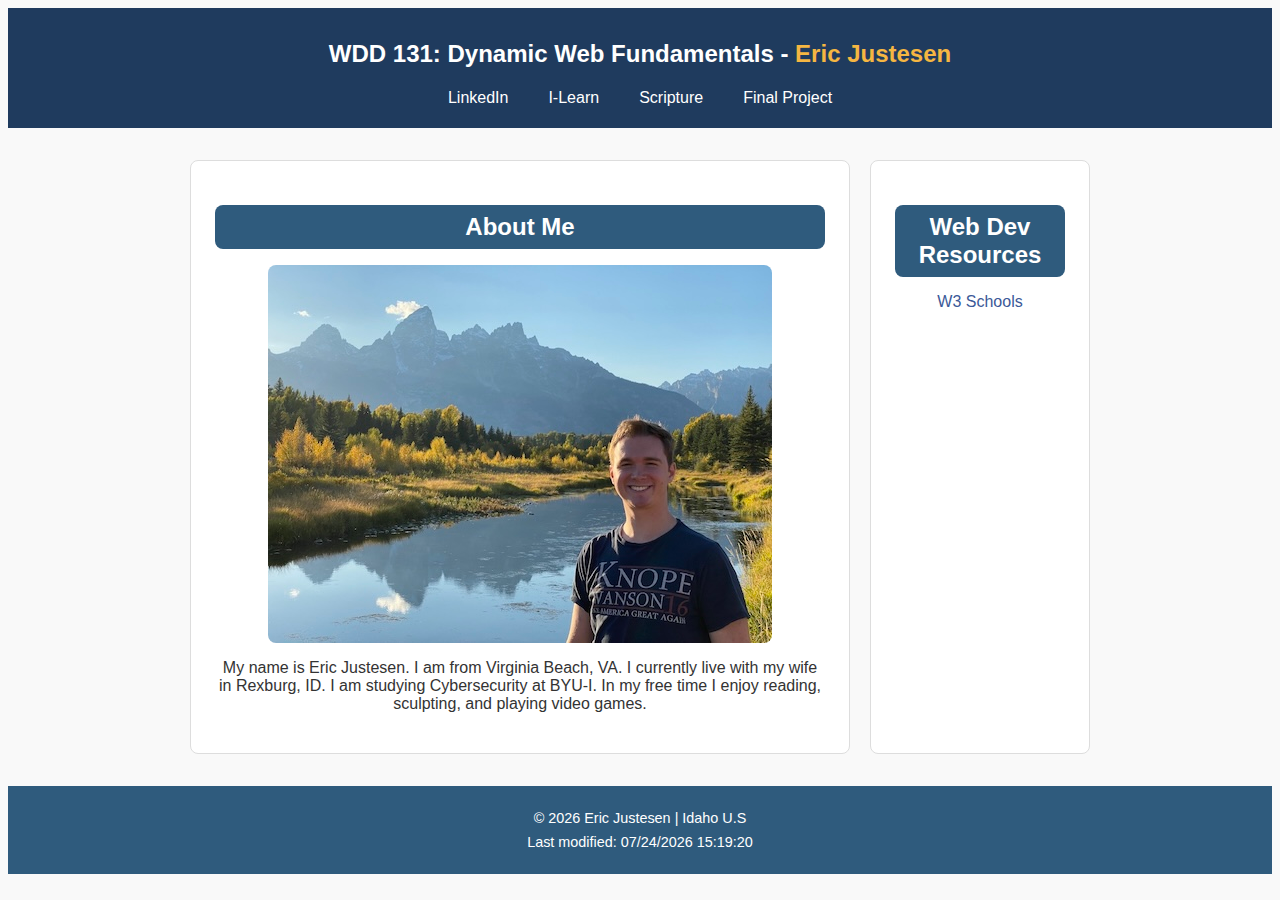
<file: index.html>
<!DOCTYPE html>
<html lang="en">
<head>
  <meta charset="utf-8">
  <meta name="viewport" content="width=device-width, initial-scale=1">
  <title>"WDD 131 - Dynamic Web Fundamentals - Eric Justesen"</title>
  <meta name="author" content="Eric Justesen" />
<meta
  name="description"
  content="WDD 131 - Dynamic Web Fundamentals, Eric Justesen, Homepage" />
  <link href="styles/base.css" rel="stylesheet" />
</head>
<body>
    <header>
        <h1>WDD 131: Dynamic Web Fundamentals - <span class="highlight">Eric Justesen</span></h1>
        <nav>
            <a href="https://www.linkedin.com/in/eric-justesen/">LinkedIn</a>
            <a href="https://byui.instructure.com/">I-Learn</a>
            <a href="https://www.churchofjesuschrist.org/study/scriptures/dc-testament/dc/10?lang=eng">Scripture</a>
            <a href="#">Final Project</a>
        </nav>
    </header>

    <main>
        <section class="card">
            <h2>About Me</h2>
            <img src="images/profile.jpg" alt="Photo of Eric Justesen">
            <p>My name is Eric Justesen. I am from Virginia Beach, VA. I currently live with my wife in Rexburg, ID. I am studying Cybersecurity at BYU-I. In my free time I enjoy reading, sculpting, and playing video games.</p>
        </section>

        <section class="card">
            <h2>Web Dev Resources</h2>
            <ul>
                <li><a href="https://www.w3schools.com/">W3 Schools</a></li>
            </ul>
        </section>
    </main>

    <footer>
        <p>&copy; <span id="currentyear"></span> Eric Justesen | Idaho U.S</p>
        <p id="lastModified"></p>
    </footer>

    <script>
        // JavaScript code to populate current year and last modified date
        const currentYear = new Date().getFullYear();
        document.getElementById("currentyear").textContent = currentYear;
        document.getElementById("lastModified").textContent = "Last modified: " + document.lastModified;
    </script>
</body>
</html>
</file>
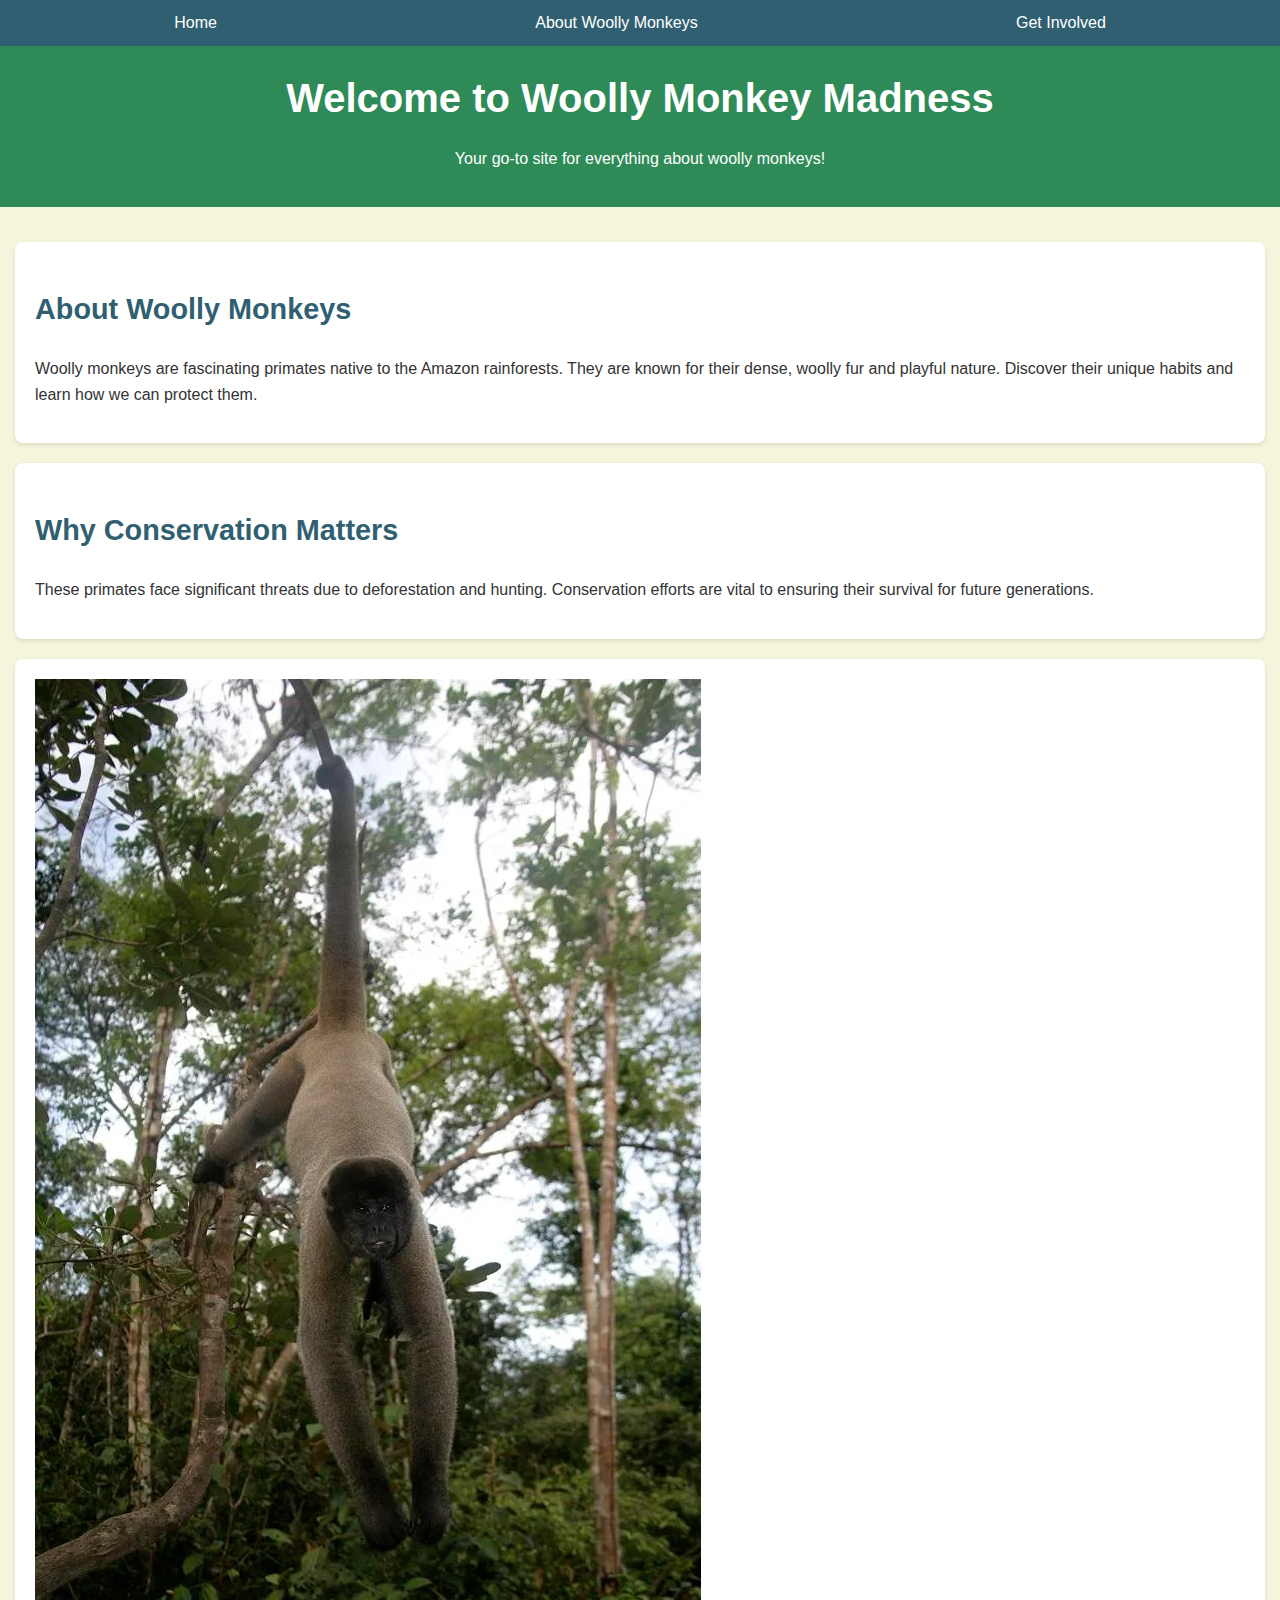
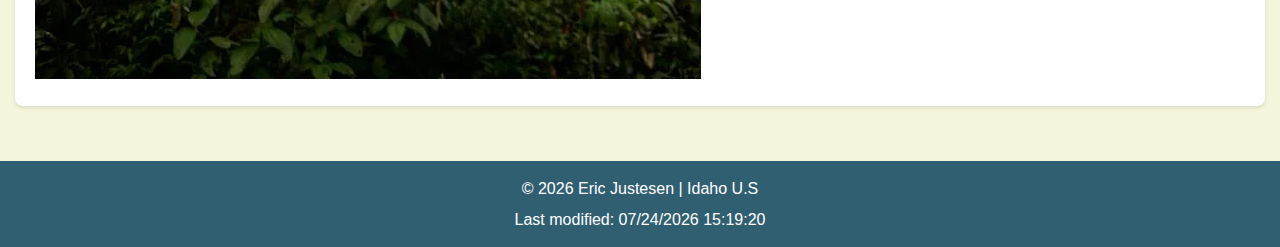
<file: project/index.html>
<!DOCTYPE html>
<html lang="en">

<head>
    <meta charset="UTF-8">
    <meta name="viewport" content="width=device-width, initial-scale=1.0">
    <meta name="description" content="Learn about woolly monkeys, their habitat, behavior, and how to contribute to their conservation efforts.">
    <title>Woolly Monkey Madness</title>
    <link rel="stylesheet" href="get-involved.css">
</head>

<body>
    <!-- Navigation Bar -->
    <nav class="navbar">
        <ul>
            <li><a href="index.html">Home</a></li>
            <li><a href="about.html">About Woolly Monkeys</a></li>
            <li><a href="get-involved.html">Get Involved</a></li>
        </ul>
    </nav>

    <!-- Header -->
    <header>
        <h1>Welcome to Woolly Monkey Madness</h1>
        <p>Your go-to site for everything about woolly monkeys!</p>
    </header>

    <!-- Main Content -->
    <main>
        <section>
            <h2>About Woolly Monkeys</h2>
            <p>Woolly monkeys are fascinating primates native to the Amazon rainforests. They are known for their dense, woolly fur and playful nature. Discover their unique habits and learn how we can protect them.</p>
        </section>

        <section>
            <h2>Why Conservation Matters</h2>
            <p>These primates face significant threats due to deforestation and hunting. Conservation efforts are vital to ensuring their survival for future generations.</p>
        </section>

        <section>
            <img src="images/Brown-Woolly-iStock-451934759-resize.webp" alt="A playful woolly monkey" loading="lazy">
        </section>
    </main>

    <!-- Footer -->
    <footer>
        <p>&copy; <span id="currentyear"></span> Eric Justesen | Idaho U.S</p>
        <p id="lastModified"></p>
    </footer>

    <script>
        // JavaScript code to populate current year and last modified date
        const currentYear = new Date().getFullYear();
        document.getElementById("currentyear").textContent = currentYear;
        document.getElementById("lastModified").textContent = "Last modified: " + document.lastModified;
    </script>
</body>

</html>
</file>
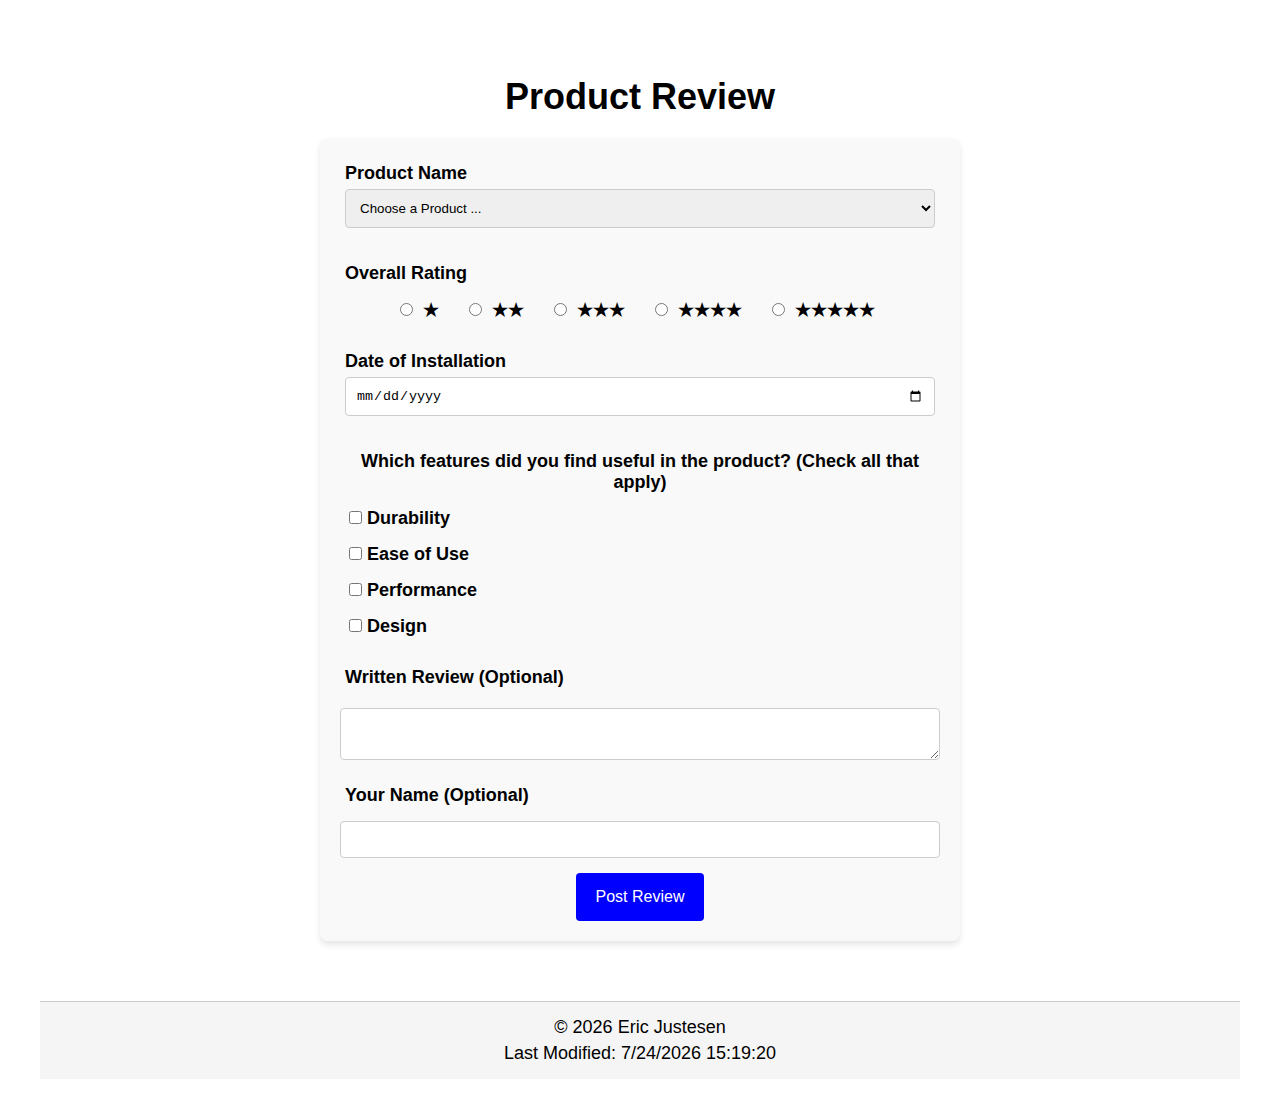
<file: form.html>
<!DOCTYPE html>
<html lang="en">
<head>
    <meta charset="UTF-8">
    <meta name="viewport" content="width=device-width, initial-scale=1.0">
    <title content="Product Review Form">WDD 131, Product Review Form</title>
    <meta name="author" content="Eric Justesen">
    <meta name="description" content="WDD 131 - W05 Product Review Form">
    <link rel="preconnect" href="https://fonts.googleapis.com">
    <link rel="preconnect" href="https://fonts.gstatic.com" crossorigin>
    <link href="https://fonts.googleapis.com/css2?family=Inter:wght@100..900&display=swap" rel="stylesheet">
    <link rel="stylesheet" href="styles/form.css">
    <script  defer src="scripts/form.js"></script>
    <script  defer src="scripts/getdates.js"></script>
</head>
<body>
    <div class="container">
        <h1>Product Review</h1>
        <form method="get" action="review.html" id="reviewForm">
            <div>
                <label for="productName">Product Name
                <select id="productName" name="productName" required>
                    <option value="" disabled selected>Choose a Product ...</option>

                </select>
                </label>
            </div>
            <div>
                <label>Overall Rating</label>
                <div>
                    <label for="star1"><input type="radio" id="star1" name="overallRating" value="1" required>&#9733;</label>
                    <label for="star2"><input type="radio" id="star2" name="overallRating" value="2">&#9733;&#9733;</label>
                    <label for="star3"><input type="radio" id="star3" name="overallRating" value="3">&#9733;&#9733;&#9733;</label>
                    <label for="star4"><input type="radio" id="star4" name="overallRating" value="4">&#9733;&#9733;&#9733;&#9733;</label>
                    <label for="star5"><input type="radio" id="star5" name="overallRating" value="5">&#9733;&#9733;&#9733;&#9733;&#9733;</label>
                </div>
            </div>
            <div>
                <label for="dateOfInstallation">Date of Installation
                <input type="date" id="dateOfInstallation" name="dateOfInstallation" required>
                </label>
            </div>
            <div>
                <label>Which features did you find useful in the product? (Check all that apply)</label>
                <div class="checkbox-group">
                    <label for="durability"><input type="checkbox" id="durability" name="features" value="Durability">
                    Durability</label>
                
                    <label for="easeOfUse"><input type="checkbox" id="easeOfUse" name="features" value="Ease of Use">
                    Ease of Use</label>

                    <label for="performance"><input type="checkbox" id="performance" name="features" value="Performance">
                    Performance</label>

                    <label for="design"><input type="checkbox" id="design" name="features" value="Design">
                    Design</label>
                </div>
            </div>
            <div>
                <label for="writtenReview">Written Review (Optional)</label>
                <textarea id="writtenReview" name="writtenReview"></textarea>
            </div>
            <div>
                <label>Your Name (Optional)</label>
                <input type="text" id="Name" name="Name">
            </div>
            <div>
                <input type="submit" value="Post Review">
            </div>
        </form>
    </div>

    <footer>
        <p>
          <span id="currentyear"></span> Eric Justesen
        </p>
        <p id="lastModified">last</p>
    </footer>
</body>
</html>
</file>
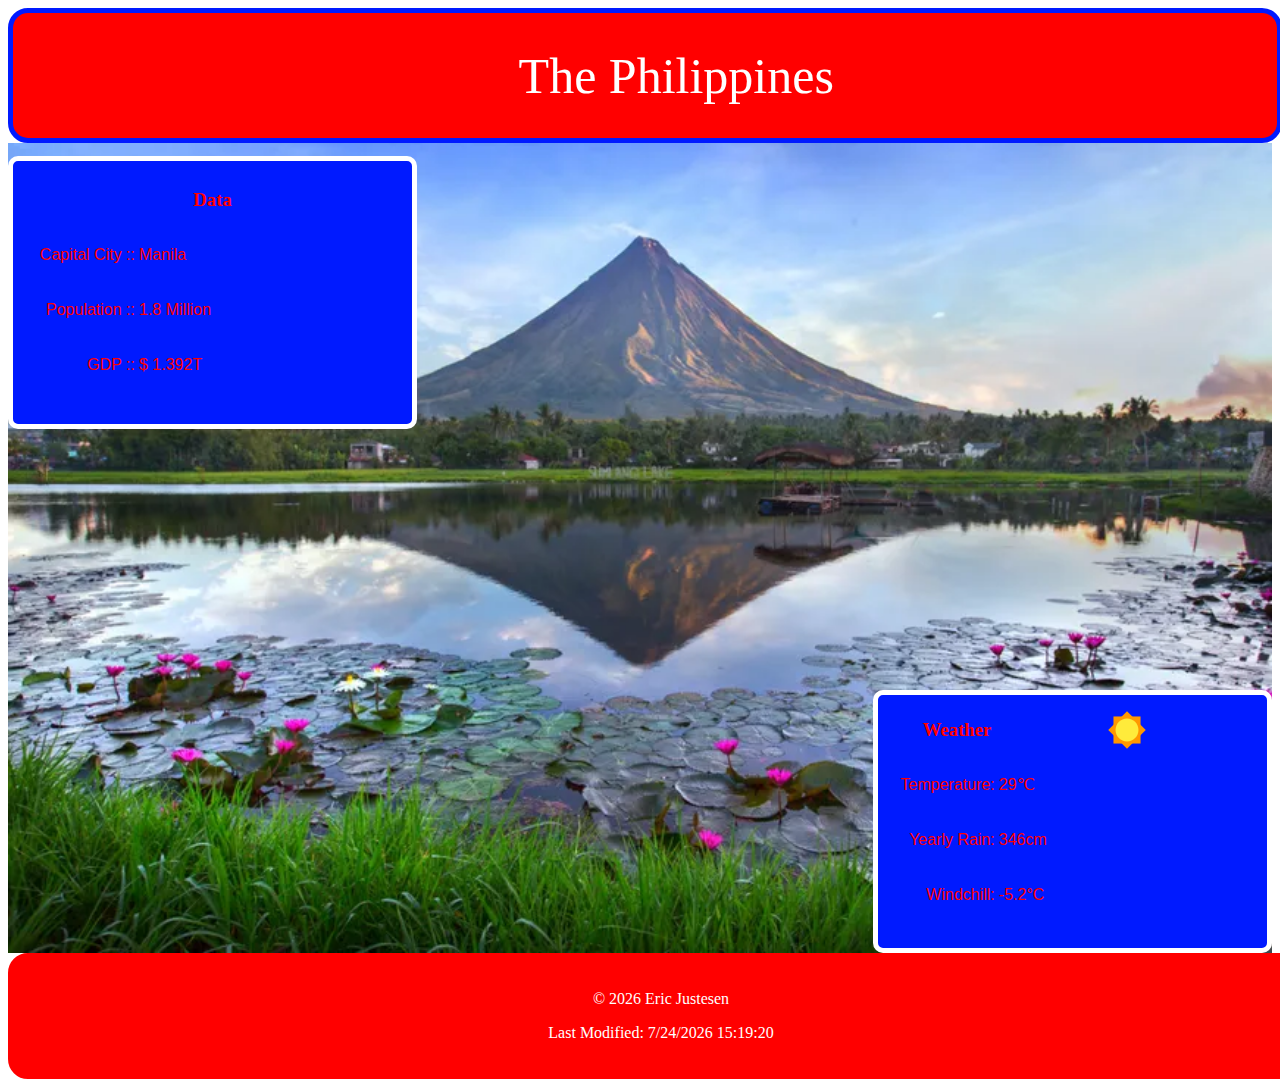
<file: place.html>
<!DOCTYPE html>
<html lang="en">

<head>
    <meta charset="UTF-8">
    <meta name="viewport" content="width=device-width, initial-scale=1.0">
    <title content="WDD 131, The Philippines">WDD 131, Country Page</title>
    <meta name="author" content="Eric Justesen">
    <meta name="description" content="Eric Justesen, WDD 131 ">
    <link rel="preconnect" href="https://fonts.googleapis.com">
    <link rel="preconnect" href="https://fonts.gstatic.com" crossorigin>
    <link href="https://fonts.googleapis.com/css2?family=Inter:wght@100..900&display=swap" rel="stylesheet">
    <link rel="stylesheet" href="styles/place.css">
    <script defer src="scripts/getdates.js"></script>
    <script defer src="scripts/windchill.js"></script>

  </head>
  <body>
    <header>
        <div class="banner">
            <h1>The Philippines</h1>
        </div>
    </header>
    <main>
        <div class="hero">
            <picture>
                <source srcset="images/philippines.webp" media="(min-width: 1000px)">
                <source srcset="images/philippines.webp" media="(min-width: 500px)">
                <img src="images/philippines.webp" alt="The Philippines" width="500">
            </picture>
            <div class="overlay-data">
                <h3>Data</h3>
                <div class="label-value-pair">
                    <div>
                        <span class="label">Capital City :</span>
                        <span class="value">Manila</span>
                    </div>
                    <div>
                        <span class="label">Population :</span>
                        <span class="value">1.8 Million</span>        
                    </div>
                    <div>
                        <span class="label">GDP :</span>
                        <span class="value">$ 1.392T</span>
                    </div>    
                </div>
                
            </div>
            <div class="overlay-weather">
                <div class="weather-header">
                    <h3>Weather</h3>
                    <img src="images/weather.svg" alt="weather-icon">
                </div>
                
                <div class="label-value-pair">
                    <div>
                        <span class="label">Temperature</span>
                        <span id="sun" class="value">29℃</span>
                    </div>
                    <div>
                        <span class="label">Yearly Rain</span>
                        <span id="rain" class="value">346cm</span>
                    </div>
                    <div>
                        <span class="label">Windchill</span>
                        <span id="wind-chill" class="value">11km/h</span>
                    </div>
                </div>
            </div>
    
        </div>
    </main>
    <footer>
        <p>
          <span id="currentyear"></span> Eric Justesen
        </p>
        <p id="lastModified">last</p>
    </footer>

  </body>
</html>
</file>
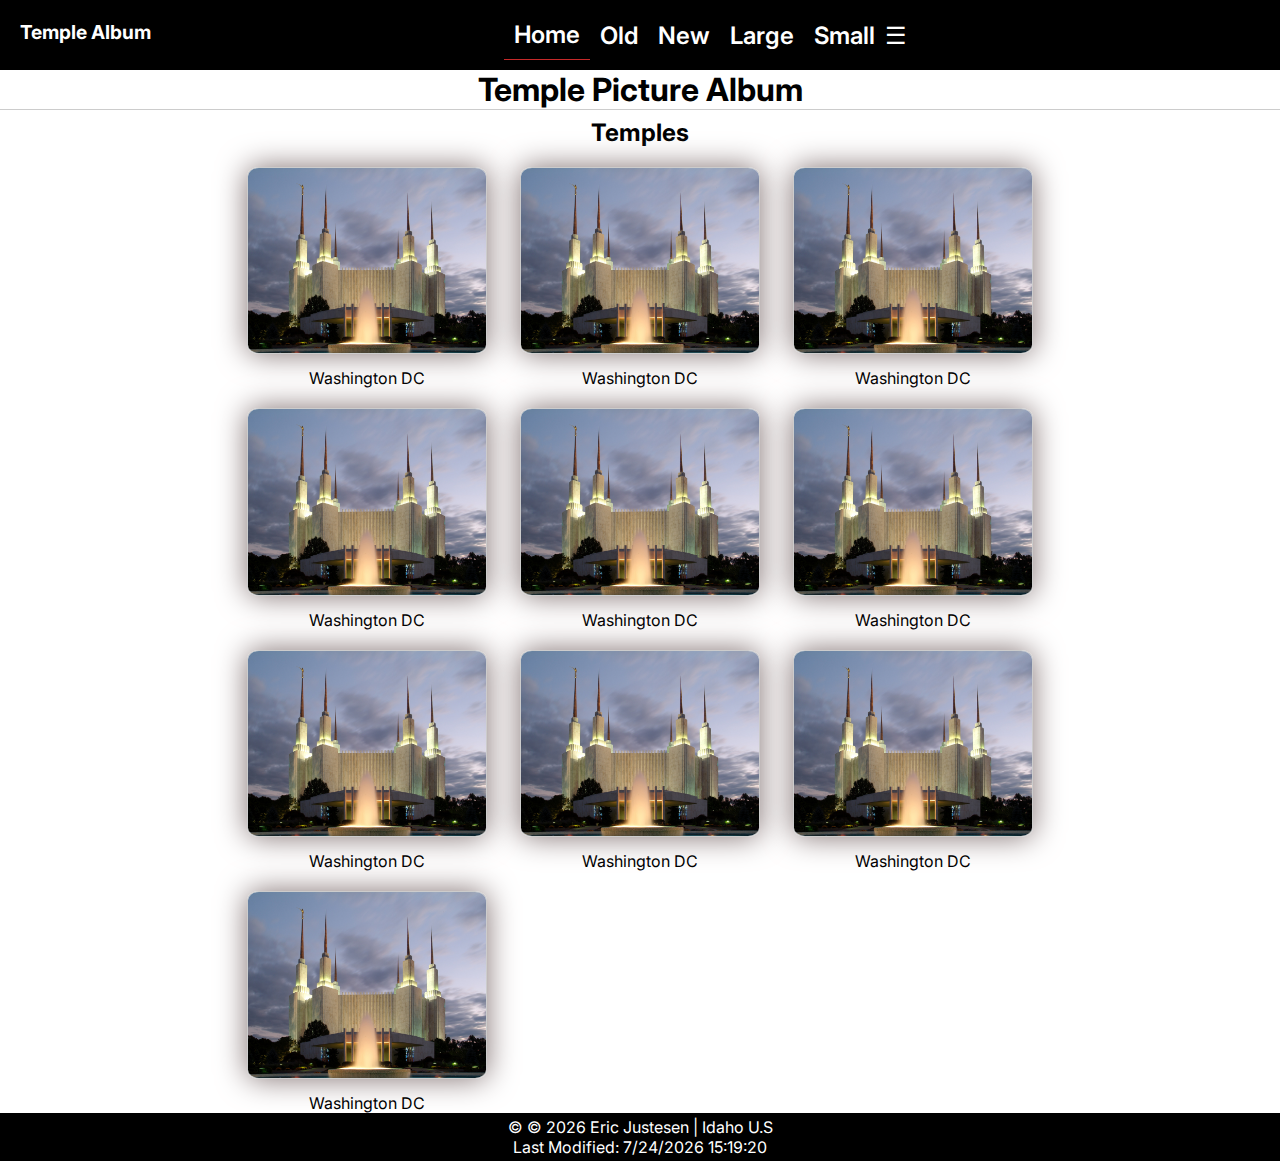
<file: temples.html>
<!DOCTYPE html>
<html lang="en">

<head>
  <meta charset="UTF-8">
  <meta name="viewport" content="width=device-width, initial-scale=1.0">
  <title content="Temple Picture Album">Temple Picture Album</title>
  <meta name="author" content="Eric Justesen">
  <meta name="description" content="Eric Justesen">
  <link rel="preconnect" href="https://fonts.googleapis.com">
  <link rel="preconnect" href="https://fonts.gstatic.com" crossorigin>
  <link href="https://fonts.googleapis.com/css2?family=Inter:wght@100..900&display=swap" rel="stylesheet"> 
  <link rel="stylesheet" href="styles/temples.css">
  <link rel="stylesheet" href="styles/temples-large.css">
  <script  defer src="scripts/temples.js"></script>
  <script  defer src="scripts/getdates.js"></script>
  
</head>

<body>
    <header>
        <h1>Temple Picture Album</h1>
        <nav class="navigation">
            <h6>Temple Album</h6>
            <ul id="menu">
                <li><a id="toggleMenu">&equiv;</a></li>
                <li><a href="temples.html" class="active">Home</a></li>
                <li><a href="#">Old</a></li>
                <li><a href="#">New</a></li>
                <li><a href="#">Large</a></li>
                <li><a href="#">Small</a></li>
            </ul>
        </nav>
</header>
    <main id="gridly">
        <h2>Temples</h2>
        <figure>
        <img src="images/wdc.jpg" alt="Washington DC">
        <figcaption>Washington DC</figcaption>
        </figure>
        <figure>
        <img src="images/wdc.jpg" alt="Washington DC">
        <figcaption>Washington DC</figcaption>
        </figure>
        <figure>
        <img src="images/wdc.jpg" alt="Washington DC">
        <figcaption>Washington DC</figcaption>
        </figure>
        <figure>
        <img src="images/wdc.jpg" alt="Washington DC">
        <figcaption>Washington DC</figcaption>
        </figure>
        <figure>
        <img src="images/wdc.jpg" alt="Washington DC">
        <figcaption>Washington DC</figcaption>
        </figure>
        <figure>
        <img src="images/wdc.jpg" alt="Washington DC">
        <figcaption>Washington DC</figcaption>
        </figure>
        <figure>
        <img src="images/wdc.jpg" alt="Washington DC">
        <figcaption>Washington DC</figcaption>
        </figure>
        <figure>
        <img src="images/wdc.jpg" alt="Washington DC">
        <figcaption>Washington DC</figcaption>
        </figure>
        <figure>
        <img src="images/wdc.jpg" alt="Washington DC">
        <figcaption>Washington DC</figcaption>
        </figure>
        <figure>
        <img src="images/wdc.jpg" alt="Washington DC">
        <figcaption>Washington DC</figcaption>
        </figure>
    </main>
</body>

<footer>
    <p>&copy; <span id="currentyear"></span> Eric Justesen | Idaho U.S</p>
    <p id="lastModified"></p>
</footer>

<script>
    // JavaScript code to populate current year and last modified date
    const currentYear = new Date().getFullYear();
    document.getElementById("currentyear").textContent = currentYear;
    document.getElementById("lastModified").textContent = "Last modified: " + document.lastModified;
</script>
</file>
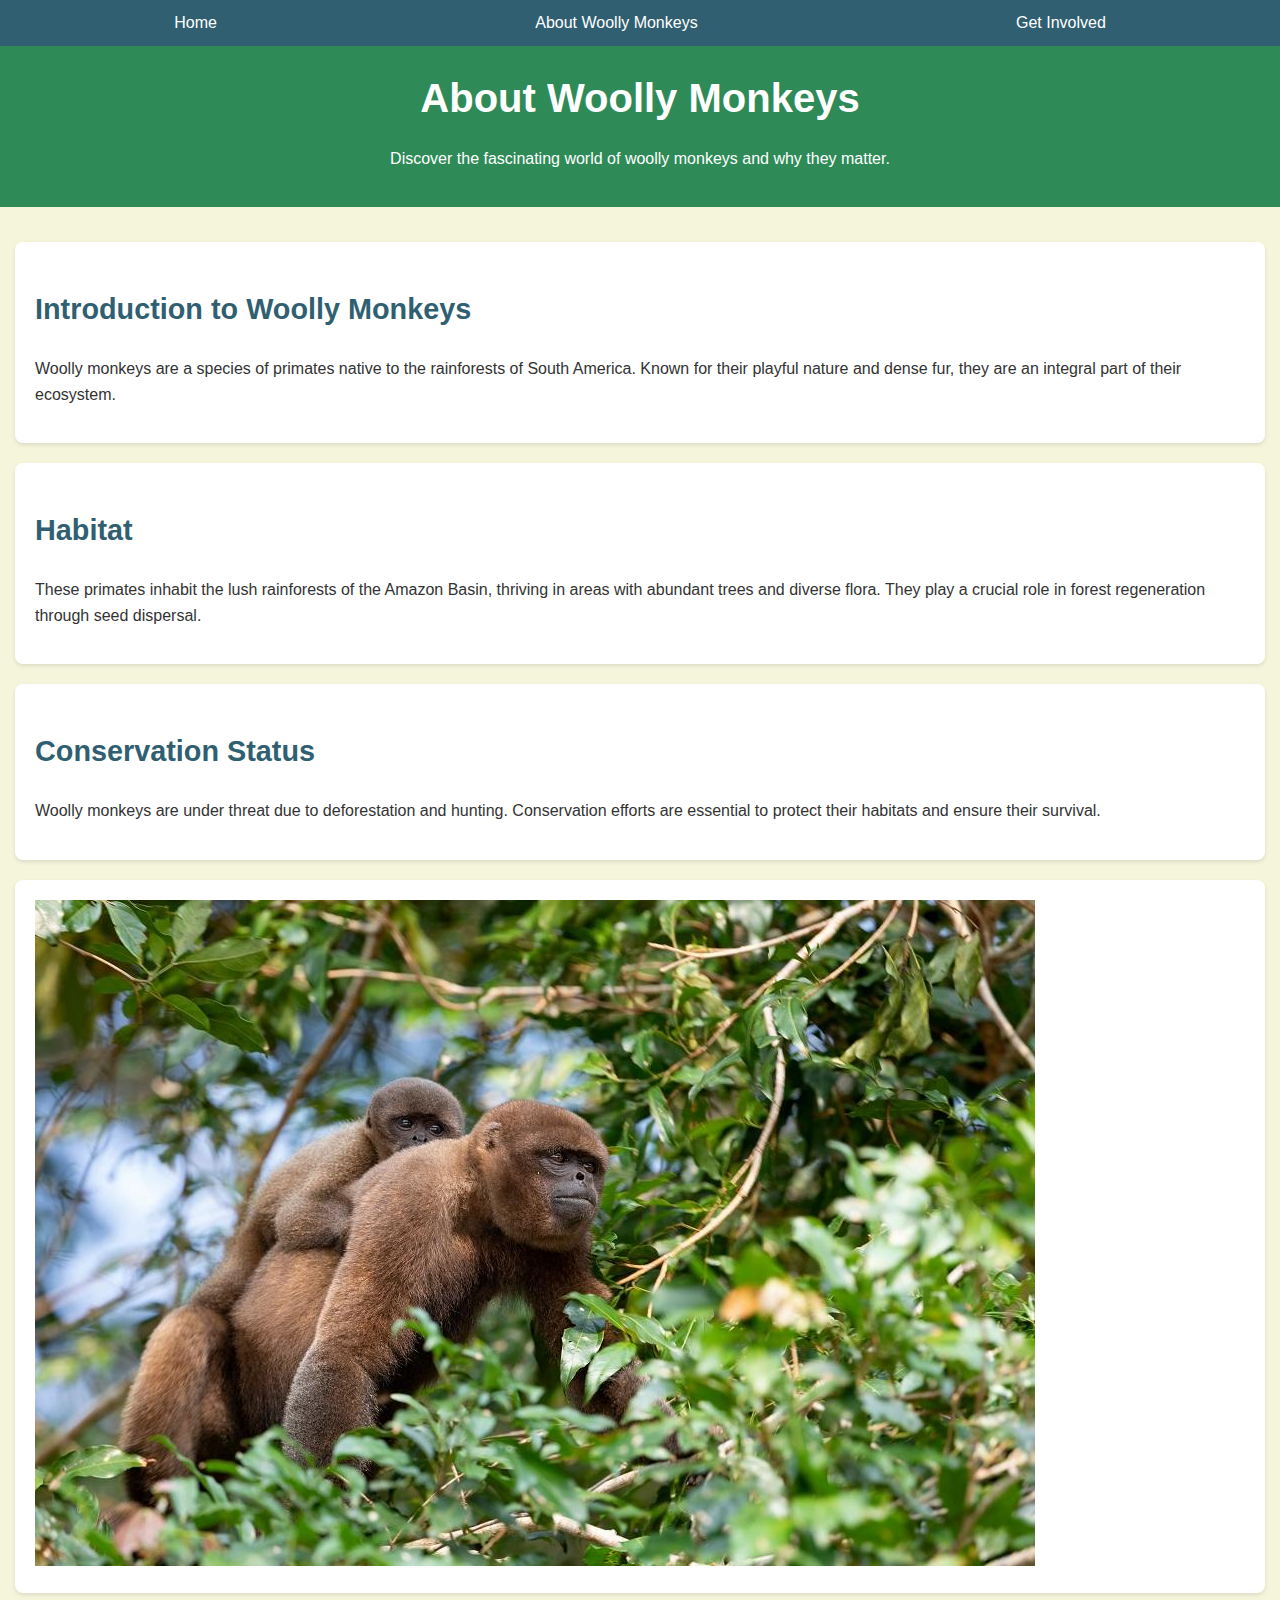
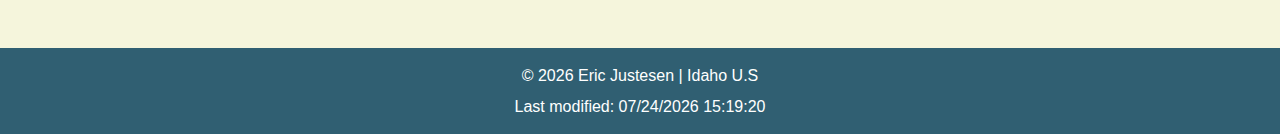
<file: project/about.html>
<!DOCTYPE html>
<html lang="en">

<head>
    <meta charset="UTF-8">
    <meta name="viewport" content="width=device-width, initial-scale=1.0">
    <meta name="description" content="Learn all about woolly monkeys, their habitats, and their importance to biodiversity.">
    <title>About Woolly Monkeys</title>
    <link rel="stylesheet" href="get-involved.css">
</head>

<body>
    <!-- Navigation Bar -->
    <nav class="navbar">
        <ul>
            <li><a href="index.html">Home</a></li>
            <li><a href="about.html">About Woolly Monkeys</a></li>
            <li><a href="get-involved.html">Get Involved</a></li>
        </ul>
    </nav>

    <!-- Header -->
    <header>
        <h1>About Woolly Monkeys</h1>
        <p>Discover the fascinating world of woolly monkeys and why they matter.</p>
    </header>

    <!-- Main Content -->
    <main>
        <section>
            <h2>Introduction to Woolly Monkeys</h2>
            <p>Woolly monkeys are a species of primates native to the rainforests of South America. Known for their playful nature and dense fur, they are an integral part of their ecosystem.</p>
        </section>

        <section>
            <h2>Habitat</h2>
            <p>These primates inhabit the lush rainforests of the Amazon Basin, thriving in areas with abundant trees and diverse flora. They play a crucial role in forest regeneration through seed dispersal.</p>
        </section>

        <section>
            <h2>Conservation Status</h2>
            <p>Woolly monkeys are under threat due to deforestation and hunting. Conservation efforts are essential to protect their habitats and ensure their survival.</p>
        </section>

        <section>
            <img src="images/silvery-woolly-monkey-shutterstock_1327426052-resize-1.jpg" alt="A woolly monkey in its natural habitat" loading="lazy">
        </section>
    </main>

    <!-- Footer -->
    <footer>
        <p>&copy; <span id="currentyear"></span> Eric Justesen | Idaho U.S</p>
        <p id="lastModified"></p>
    </footer>

    <script>
        // JavaScript code to populate current year and last modified date
        const currentYear = new Date().getFullYear();
        document.getElementById("currentyear").textContent = currentYear;
        document.getElementById("lastModified").textContent = "Last modified: " + document.lastModified;
    </script>
</body>

</html>
</file>
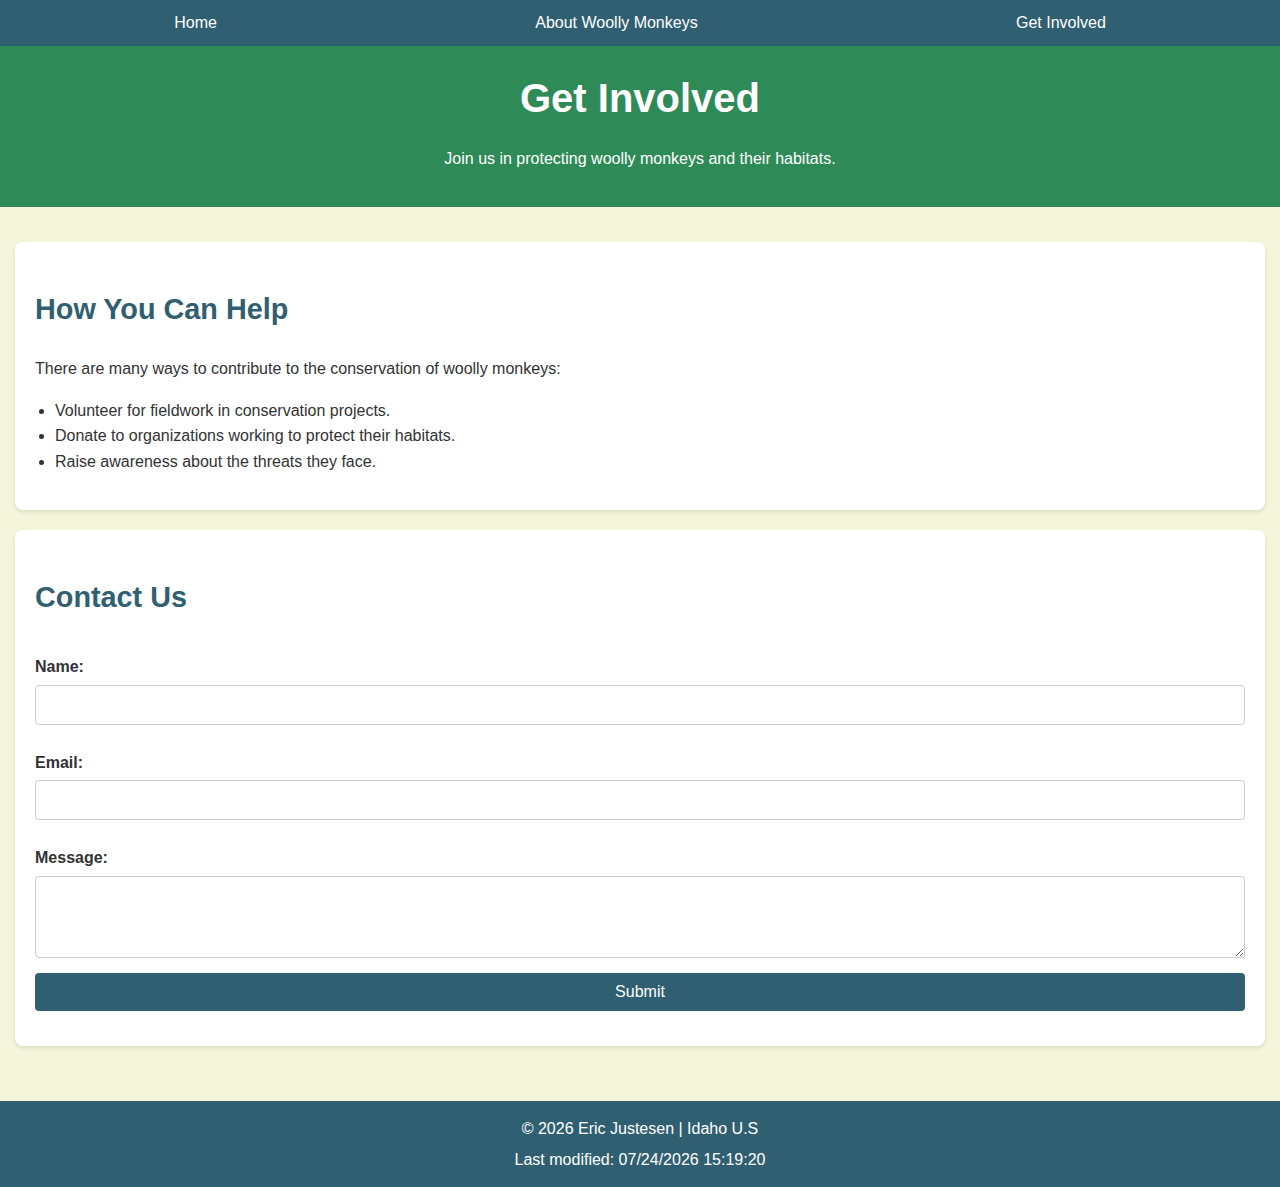
<file: project/get-involved.html>
<!DOCTYPE html>
<html lang="en">

<head>
    <meta charset="UTF-8">
    <meta name="viewport" content="width=device-width, initial-scale=1.0">
    <meta name="description" content="Get involved in conservation efforts for woolly monkeys and make a difference.">
    <title>Get Involved - Woolly Monkey Madness</title>
    <link rel="stylesheet" href="get-involved.css">
</head>

<body>
    <!-- Navigation Bar -->
    <nav class="navbar">
        <ul>
            <li><a href="index.html">Home</a></li>
            <li><a href="about.html">About Woolly Monkeys</a></li>
            <li><a href="get-involved.html">Get Involved</a></li>
        </ul>
    </nav>

    <!-- Header -->
    <header>
        <h1>Get Involved</h1>
        <p>Join us in protecting woolly monkeys and their habitats.</p>
    </header>

    <!-- Main Content -->
    <main>
        <section>
            <h2>How You Can Help</h2>
            <p>There are many ways to contribute to the conservation of woolly monkeys:</p>
            <ul>
                <li>Volunteer for fieldwork in conservation projects.</li>
                <li>Donate to organizations working to protect their habitats.</li>
                <li>Raise awareness about the threats they face.</li>
            </ul>
        </section>

        <section>
            <h2>Contact Us</h2>
            <form id="get-involved-form">
                <label for="name">Name:</label>
                <input type="text" id="name" name="name" required>

                <label for="email">Email:</label>
                <input type="email" id="email" name="email" required>

                <label for="message">Message:</label>
                <textarea id="message" name="message" rows="4" required></textarea>

                <button type="submit">Submit</button>
            </form>
        </section>
    </main>

    <!-- Footer -->
    <footer>
        <p>&copy; <span id="currentyear"></span> Eric Justesen | Idaho U.S</p>
        <p id="lastModified"></p>
    </footer>

    <script>
        // JavaScript code to populate current year and last modified date
        const currentYear = new Date().getFullYear();
        document.getElementById("currentyear").textContent = currentYear;
        document.getElementById("lastModified").textContent = "Last modified: " + document.lastModified;
    </script>
</body>

</html>
</file>
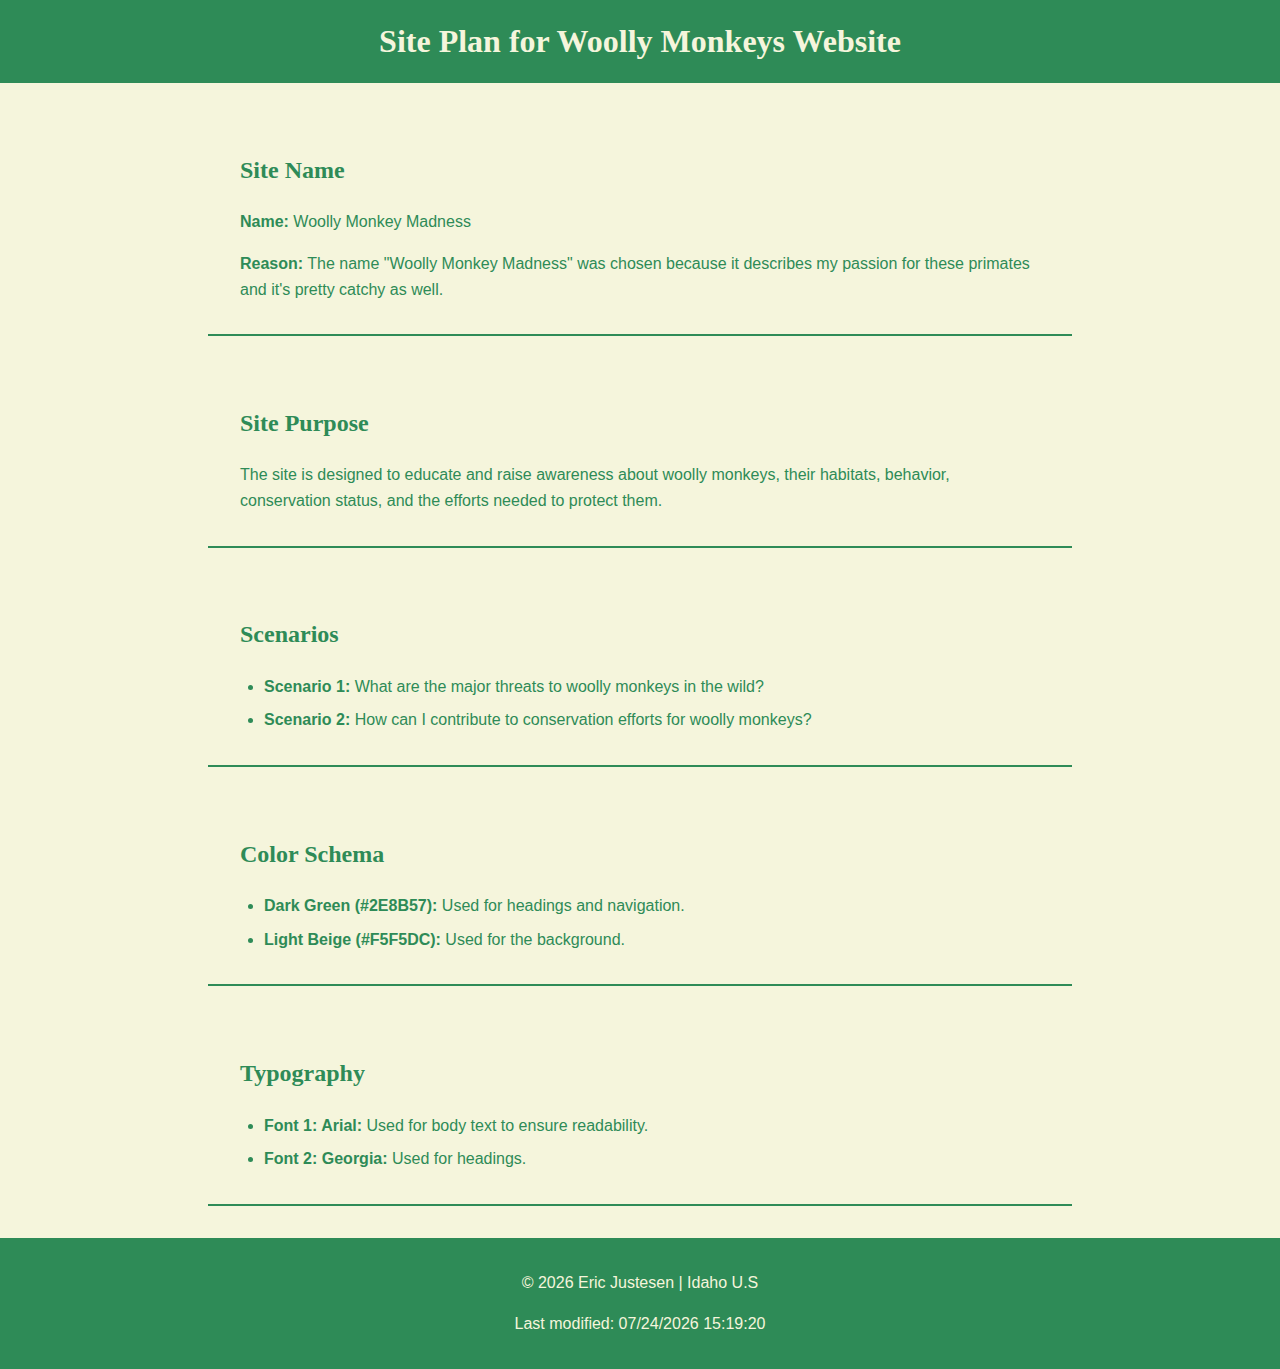
<file: project/siteplan.html>
<!DOCTYPE html>
<html lang="en">

<head>
    <meta charset="UTF-8">
    <meta name="viewport" content="width=device-width, initial-scale=1.0">
    <title>Woolly Monkeys Site Plan</title>
    <link rel="stylesheet" href="siteplan.css">
</head>

<body>
    <header>
        <h1>Site Plan for Woolly Monkeys Website</h1>
    </header>

    <main>
        <!-- Site Name Section -->
        <section id="site-name">
            <h2>Site Name</h2>
            <p><strong>Name:</strong> Woolly Monkey Madness</p>
            <p><strong>Reason:</strong> The name "Woolly Monkey Madness" was chosen because it describes my passion for these primates and it's pretty catchy as well.</p>
        </section>

        <!-- Site Purpose Section -->
        <section id="site-purpose">
            <h2>Site Purpose</h2>
            <p>The site is designed to educate and raise awareness about woolly monkeys, their habitats, behavior, conservation status, and the efforts needed to protect them.</p>
        </section>

        <!-- Scenarios Section -->
        <section id="scenarios">
            <h2>Scenarios</h2>
            <ul>
                <li><strong>Scenario 1:</strong> What are the major threats to woolly monkeys in the wild?</li>
                <li><strong>Scenario 2:</strong> How can I contribute to conservation efforts for woolly monkeys?</li>
            </ul>
        </section>

        <!-- Color Schema Section -->
        <section id="color-schema">
            <h2>Color Schema</h2>
            <ul>
                <li><strong>Dark Green (#2E8B57):</strong> Used for headings and navigation.</li>
                <li><strong>Light Beige (#F5F5DC):</strong> Used for the background.</li>
            </ul>
        </section>

        <!-- Typography Section -->
        <section id="typography">
            <h2>Typography</h2>
            <ul>
                <li><strong>Font 1: Arial:</strong> Used for body text to ensure readability.</li>
                <li><strong>Font 2: Georgia:</strong> Used for headings.</li>
            </ul>
        </section>
    </main>

    <footer>
        <p>&copy; <span id="currentyear"></span> Eric Justesen | Idaho U.S</p>
        <p id="lastModified"></p>
    </footer>

    <script>
        // JavaScript code to populate current year and last modified date
        const currentYear = new Date().getFullYear();
        document.getElementById("currentyear").textContent = currentYear;
        document.getElementById("lastModified").textContent = "Last modified: " + document.lastModified;
    </script>
</body>

</html>
</file>
<file: styles/base.css>
/* Importing Google Fonts */
body {
    font-family: 'Roboto', sans-serif;
    background-color: #f9f9f9;
    color: #333;
}

/* Header Styling */
header {
    background-color: #1f3b5e;
    color: #fff;
    padding: 1rem;
    text-align: center;
}

header h1 {
    font-size: 1.5rem;
}

header .highlight {
    color: #f5b642;
}

/* Navigation Styling with Flex */
nav {
    display: flex;
    justify-content: center;
    margin-top: 0.5rem;
}

nav a {
    color: #fff;
    margin: 0 10px;
    padding: 5px 10px;
    text-decoration: none;
    transition: background 0.3s ease;
}

nav a:hover {
    background-color: #f5b642;
    color: #1f3b5e;
    border-radius: 5px;
}

/* Main Layout */
main {
    max-width: 900px;
    margin: 2rem auto;
    display: grid;
    grid-template-columns: 3fr 1fr; /* Wider first column for "About Me" */
    gap: 20px;
    padding: 0 1rem;
}



.card {
    background-color: #ffffff;
    border: 1px solid #ddd;
    padding: 1.5rem;
    border-radius: 8px;
    text-align: center;
}

.card img {
    display: block;
    margin: 1rem auto;
    max-width: 100%;
    border-radius: 8px;
}

.card h2 {
    background-color: #2f5b7d;
    color: #fff;
    padding: 0.5rem;
    border-radius: 8px;
    margin-bottom: 1rem;
}

.card p, .card ul {
    margin-top: 1rem;
}

.card ul {
    list-style-type: none;
    padding: 0;
}

.card li a {
    color: #3b5998;
    text-decoration: none;
}

.card li a:hover {
    text-decoration: underline;
}

/* Footer Styling */
footer {
    background-color: #2f5b7d;
    color: #fff;
    text-align: center;
    padding: 1rem;
    font-size: 0.9rem;
}

footer p {
    margin: 0.5rem 0;
}
</file>
<file: styles/form.css>
/*css for first container that houses all the form controls and labels*/

.container, footer {
    margin: 2rem;
    padding: 20px;
    text-align: center;
    font-family: 'Roboto', sans-serif;  
    font-size: large;
}
.container h1, footer {
    margin-bottom: 20px;
    background-color: white;
}
.container label {
    display: block;
    padding: 5px;
}

/* Form layout */
form {
    display: flex;
    flex-direction: column;
    gap: 15px;
    max-width: 600px;
    margin: 0 auto;
    padding: 20px;
    background-color: #f9f9f9;
    border-radius: 8px;
    box-shadow: 0 4px 6px rgba(0, 0, 0, 0.1);
}

/* Form labels */
.container label {
    display: flex;
    flex-direction: column;
    align-items: flex-start;
    font-weight: bold;
    margin-bottom: 5px;
}

/* Form inputs */
input[type=text], input[type=date], select, textarea {
    width: 100%;
    padding: 10px;
    margin-top: 5px;
    border: 1px solid #ccc;
    border-radius: 4px;
    box-sizing: border-box;
}

/* Radio buttons and checkboxes */
input[type=radio], input[type=checkbox] {
    margin-right: 10px;
}

label[for=productName], label[for=overallRating], label[for=dateOfInstallation], label[for=writtenReview], label[for=features] {
    margin-bottom: 10px;
}

div input[type=radio] {
    margin-right: 10px;
}

div input[type=checkbox] {
    margin-right: 10px;
    
}

.checkbox-group {
    display: flex;
    flex-direction: column;
    align-items: flex-start;
}

.checkbox-group label {
    display: flex;
    flex-direction: row;
    margin-bottom: 5px;
}

.checkbox-group input[type=checkbox] {
    margin-right: 5px;
}

/* Star ratings */
label[for=star1], label[for=star2], label[for=star3], label[for=star4], label[for=star5] {
    display: inline-block;
    margin-right: 10px;
    cursor: pointer;
}

/* Submit button */
input[type=submit] {
    background-color: blue;
    color: white;
    padding: 15px 20px;
    border: none;
    border-radius: 4px;
    cursor: pointer;
    font-size: 16px;
}

input[type=submit]:hover {
    background-color: blueviolet;
}

/* Footer styles */
footer {
    margin-top: 40px;
    padding: 10px;
    background-color: whitesmoke;
    border-top: 1px solid #ccc;
}

footer p {
    margin: 5px 0;
}
</file>
<file: styles/place.css>
:root {
    /* fonts */
    --font-heading: "Roboto", serif;
    --font-page: "Helvetica", sans-serif;
    /* colors */
    --flag-red: #ffffff;
    --flag-yellow: #001aff;
    --white: #ffffff;
    --flag-black: #ff0000;
}


@media only screen and (min-width: 32.5rem) {
    h1 {
        flex-direction: row;
        max-width: fit-content;
    }
    body {
        position: relative;
    }
    .overlay-data, .overlay-weather {
        padding: 1rem;
    }
    .overlay-data {
        position: absolute;
        top: 170px;
        left: 20px;
        width: 350px;
        background-color: var(--flag-yellow);
        color: var(--flag-black);
    }
    #weather-icon {
        display: none;
    }

    .overlay-weather {
        position: absolute;
        right: 20px;
        bottom: 100px;
        width: 350px;
        background-color: var(--flag-yellow);
        color: var(--flag-black);
        display: grid;
    }

    .overlay-weather h3::after {
        content: '  ';
        text-shadow: 0 0 3px white;
    }

}

.banner {
    display: flex;
    background-color: var(--flag-black);
    border: 5px solid var(--flag-yellow);
    border-radius: 20px;
    width: 100%;
    position: relative;/*added just*/
}
.banner h1 {
    text-align: center;
    margin-left: 40%;
    font-family: var(--font-heading);
    font-weight: 100;
    font-size: 50px;
    color: var(--white);
}
.hero {
    display: flex;
    justify-content: center;
    align-items: center;
    width: 100%;
    /*width: 100%;
    height: auto; /* Adjust height as needed */
    position: relative; /* Required for positioning the overlay */
}
.hero picture {
    width: 100%;
    height: auto;
    
}
.hero img {
    display: block;
    margin-left: auto;
    margin-right: auto;
    width: 100%;
}

.overlay-data {
    position: absolute;
    top: 0;
    left: 0;
    margin-top: 1%;
    height: 30%;
    width: 30%;
    border-radius: 10px;
    border: 5px solid var(--white);
    padding: 10px; 
    background-color: var(--flag-yellow); 
    color: var(--flag-black);
}

.overlay-data h3 {
    text-align: center;
    color: var(--flag-black);
    font-family: var(--font-heading);
}


.label::after {
    content: ":";
    margin-right: 4px; /* Adjust as needed */
}

.overlay-weather {
    display: flex;
    flex-direction: column; /* Display items in a column */
    position: absolute;
    bottom: 0;
    right: 0;
    padding: 5px;
    width: 30%;
    height: 30%;
    border: 5px solid var(--white);
    border-radius: 10px;
    background-color: var(--flag-yellow);
    
}
.weather-header {
    display: flex;
    align-items: center; /* Center items vertically */
    justify-content: space-between;
}

.weather-header h3 {
    margin-left: 40px; /* Add some space between the h3 and img */
    font-family: var(--font-heading);
}
.weather-header img {
   width: 50px;
   height: 50px;
}
.label-value-pair {
    display: flex;
    flex-direction: column; /*display items in column*/
    
}
.label-value-pair div {
    display: flex;
    padding: 1rem;
    align-items: center; /* Center items vertically */
    margin-bottom: 5px; /* Add some space between items */
}

.label,
.value {
    font-family: var(--font-page);
    font-size: 1em;
    width: 100px;
}
.label {
    text-align: right;
    font-weight: 400;
}

.value {
    text-align: left;
    font-weight: 400;
}

footer{
    background-color: var(--flag-black);
    color: var(--white);
    padding: 1rem 1rem 1rem 1rem;
    text-align: center;
    width: 100%;
    height: auto;
    border: 5px solid var(--flag-black);
    border-radius: 20px;
}
</file>
<file: styles/temples.css>
* {
    margin: 0;
    padding: 0;
    box-sizing: border-box;
}

body {
        font-family: 'Inter', sans-serif;
}


nav {
    background-color: #000;
    width: 100%;
    position: absolute;
    top: 0;
    display: flex;
    justify-content: space-between;
    padding: 0 20px;
}

nav h6 {
    margin: 0;
    font-size: larger;
    margin-top: 20px;
    color: white;
}

nav ul {
    display: flex;
    flex-direction: column;
    align-items: center;
    max-width: -moz-fit-content;
    max-width: fit-content;
    margin: 0 auto;
    padding: 0;
}

nav ul li {
    flex: 1 1 auto;
    margin: 10px 0;
}

nav ul li:first-child {
    display: block;
    font-size: 2rem;
    margin-right: auto;
}

nav ul li:first-child a {
    padding: 1px 10px;
}

nav ul li {
    display: block;
    list-style: none;
}

nav ul li a {
    display: block;
    padding: 10px;
    text-decoration: none;
    font-weight: 600;
    color: white;
    text-align: center;
    font-family: 'Inter', sans-serif;
}

nav ul li a:hover {
    background-color: #efefef;
    color: black;
}

h1,
h2 {
    text-align: center;
    margin: 1rem 0 .5rem;
}

h1 {
    border-bottom: 1px solid #ccc;
}

#gridly h1 {
    margin-top: 80px;
}

h2 {
    font-size: 1.5rem;
    color: #000;
    text-align: center;
    margin: 0 auto;
}

h3 {
    font-size: 1.3rem;
    margin-bottom: 1rem;
}

h6 {
    font-size: 1rem;
}

header {
    margin-top: 70px;
}

picture {
    margin: 0 auto;
}

img {
    width: 240px;
    height: auto;
    border-radius: 5%;
    border: 1px solid #ccc;
    box-shadow: 0 0 30px #817070;
}

figure {
    text-align: center;
}

figcaption {
    margin-top: 10px;
}

section {
    display: flex;
    flex-direction: column;
    align-items: center;
    margin: 0 auto 1rem;
    border: 1px solid #000;
    padding: 1rem;
    background-color: #eee;
}

article {
    margin-bottom: 1rem;
}

article div {
    margin-bottom: .5rem;
    text-align: right;
}

label {
    padding: .35rem;
}

input {
    padding: .35rem;
}

input[type="button"] {
    padding: .5rem;
    background-color: #715f5f;
    color: white;
    border: none;
    border-radius: 5px;
    cursor: pointer;
    width: 100%;
}

input[type="checkbox"] {
    width: 25px;
    height: 25px;
}


dd {
    margin: 0 0 .5rem 2rem;
    font-size: smaller;
}

footer {
    background-color: #000;
    color: white;
    padding: 4px;
    text-align: center;
    width: 100%;
}

/* Class Selectors */
.active {
    border-bottom: 1px solid rgb(197, 41, 41);
}

.open li {
    display: block;
}

.block {
    display: block;
}

.larger {
    font-size: larger;
    color: red;
}

.right {
    width: 100%;
    text-align: right;
}

.middle {
    display: flex;
    align-items: center;
    justify-content: right;
    gap: 1rem;
}

/* ID Selectors */
#gridly {
    max-width: 800px;
    margin: 0 auto;
    display: grid;
    grid-template-columns: repeat(auto-fit, minmax(240px, 1fr));
    gap: 20px;
    text-align: center;
}

#gridly h2 {
    grid-column: 1/ -1;
}

#menu {
    font-size: 1.5rem;
    border: 0;
    background: none;
    color: white;
}

#menu::after {
    content: "☰";
}

#menu.open::after {
    content: "X";
}
</file>
<file: styles/temples-large.css>
/* Media Queries */
@media only screen and (min-width: 40em) {
    nav ul {
        display: flex;
        flex-direction: row;
        align-items: center;
        max-width: fit-content;
        margin: 0 auto;
        padding: 0;
    }

    nav ul li:first-child {
        display: none;
    }

    nav ul li {
        display: block;
    }

    section {
        min-width: 300px;
    }

    #home {
        margin: 100px auto 20px;
        grid-template-columns: 250px 1fr;
        max-width: fit-content;
    }

    #task3 {
        display: grid;
        grid-template-columns: 1fr 1fr;
        grid-gap: 5px;
        margin: 0 auto;
        max-width: 950px;
    }
}
</file>
<file: project/siteplan.css>
/* General Styles */
body {
    font-family: Arial, sans-serif;
    color: #2E8B57; /* Dark Green */
    background-color: #F5F5DC; /* Light Beige */
    margin: 0;
    padding: 0;
    line-height: 1.6;
}
/* Navigation Bar */
.navbar {
    background-color: #2E8B57;
    color: #F5F5DC;
    padding: 10px 15px;
}

.navbar ul {
    list-style: none;
    margin: 0;
    padding: 0;
    display: flex;
    justify-content: space-around;
}

.navbar ul li a {
    color: white;
    text-decoration: none;
    padding: 5px 10px;
    transition: background-color 0.3s ease;
}

.navbar ul li a:hover {
    background-color: #2E8B57;
    border-radius: 4px;
}

/* Header Styles */
header {
    background-color: #2E8B57; /* Dark Green */
    color: #F5F5DC; /* Light Beige */
    text-align: center;
    padding: 1rem 0;
}

header h1 {
    font-family: Georgia, serif;
    margin: 0;
}

/* Section Styles */
section {
    margin: 2rem auto;
    padding: 1rem 2rem;
    max-width: 800px;
    border-bottom: 2px solid #2E8B57; /* Dark Green */
}

section h2 {
    font-family: Georgia, serif;
    color: #2E8B57; /* Dark Green */
}

/* List Styles */
ul {
    padding-left: 1.5rem;
    list-style-type: disc;
}

li {
    margin: 0.5rem 0;
}

/* Footer Styles */
footer {
    background-color: #2E8B57; /* Dark Green */
    color: #F5F5DC; /* Light Beige */
    text-align: center;
    padding: 1rem 0;
    margin-top: 2rem;
}

/* Links */
a {
    color: #2E8B57;
    text-decoration: none;
}

a:hover {
    text-decoration: underline;
}
</file>
<file: project/get-involved.css>
/* General Reset */
body {
    margin: 0;
    padding: 0;
    font-family: Arial, sans-serif;
    line-height: 1.6;
    color: #333;
    background-color: #F5F5DC;
}

/* Navigation Bar */
.navbar {
    background-color: #305f72;
    color: #fff;
    padding: 10px 15px;
}

.navbar ul {
    list-style: none;
    margin: 0;
    padding: 0;
    display: flex;
    justify-content: space-around;
}

.navbar ul li a {
    color: white;
    text-decoration: none;
    padding: 5px 10px;
    transition: background-color 0.3s ease;
}

.navbar ul li a:hover {
    background-color: #2E8B57;
    border-radius: 4px;
}

/* Header */
header {
    background-color: #2E8B57;
    color: white;
    text-align: center;
    padding: 20px;
    margin-bottom: 20px;
}

header h1 {
    margin: 0;
    font-size: 2.5em;
}

/* Main Content */
main {
    padding: 15px;
}

section {
    background-color: white;
    border-radius: 8px;
    box-shadow: 0 2px 4px rgba(0, 0, 0, 0.1);
    margin-bottom: 20px;
    padding: 20px;
}

section h2 {
    color: #305f72;
    font-size: 1.8em;
}

section ul {
    list-style-type: disc;
    padding-left: 20px;
}

/* Form Styling */
form {
    display: flex;
    flex-direction: column;
}

form label {
    font-weight: bold;
    margin: 10px 0 5px;
}

form input, form textarea, form button {
    padding: 10px;
    margin-bottom: 15px;
    border: 1px solid #ccc;
    border-radius: 4px;
    font-size: 1em;
}

form button {
    background-color: #305f72;
    color: white;
    cursor: pointer;
    border: none;
    transition: background-color 0.3s ease;
}

form button:hover {
    background-color: #2E8B57;
}

/* Footer */
footer {
    background-color: #305f72;
    color: white;
    text-align: center;
    padding: 10px 0;
    margin-top: 20px;
}

footer p {
    margin: 5px 0;
}

/* Responsive Design */
@media (max-width: 768px) {
    header h1 {
        font-size: 2em;
    }

    .navbar ul {
        flex-direction: column;
        align-items: center;
    }
}
</file>
